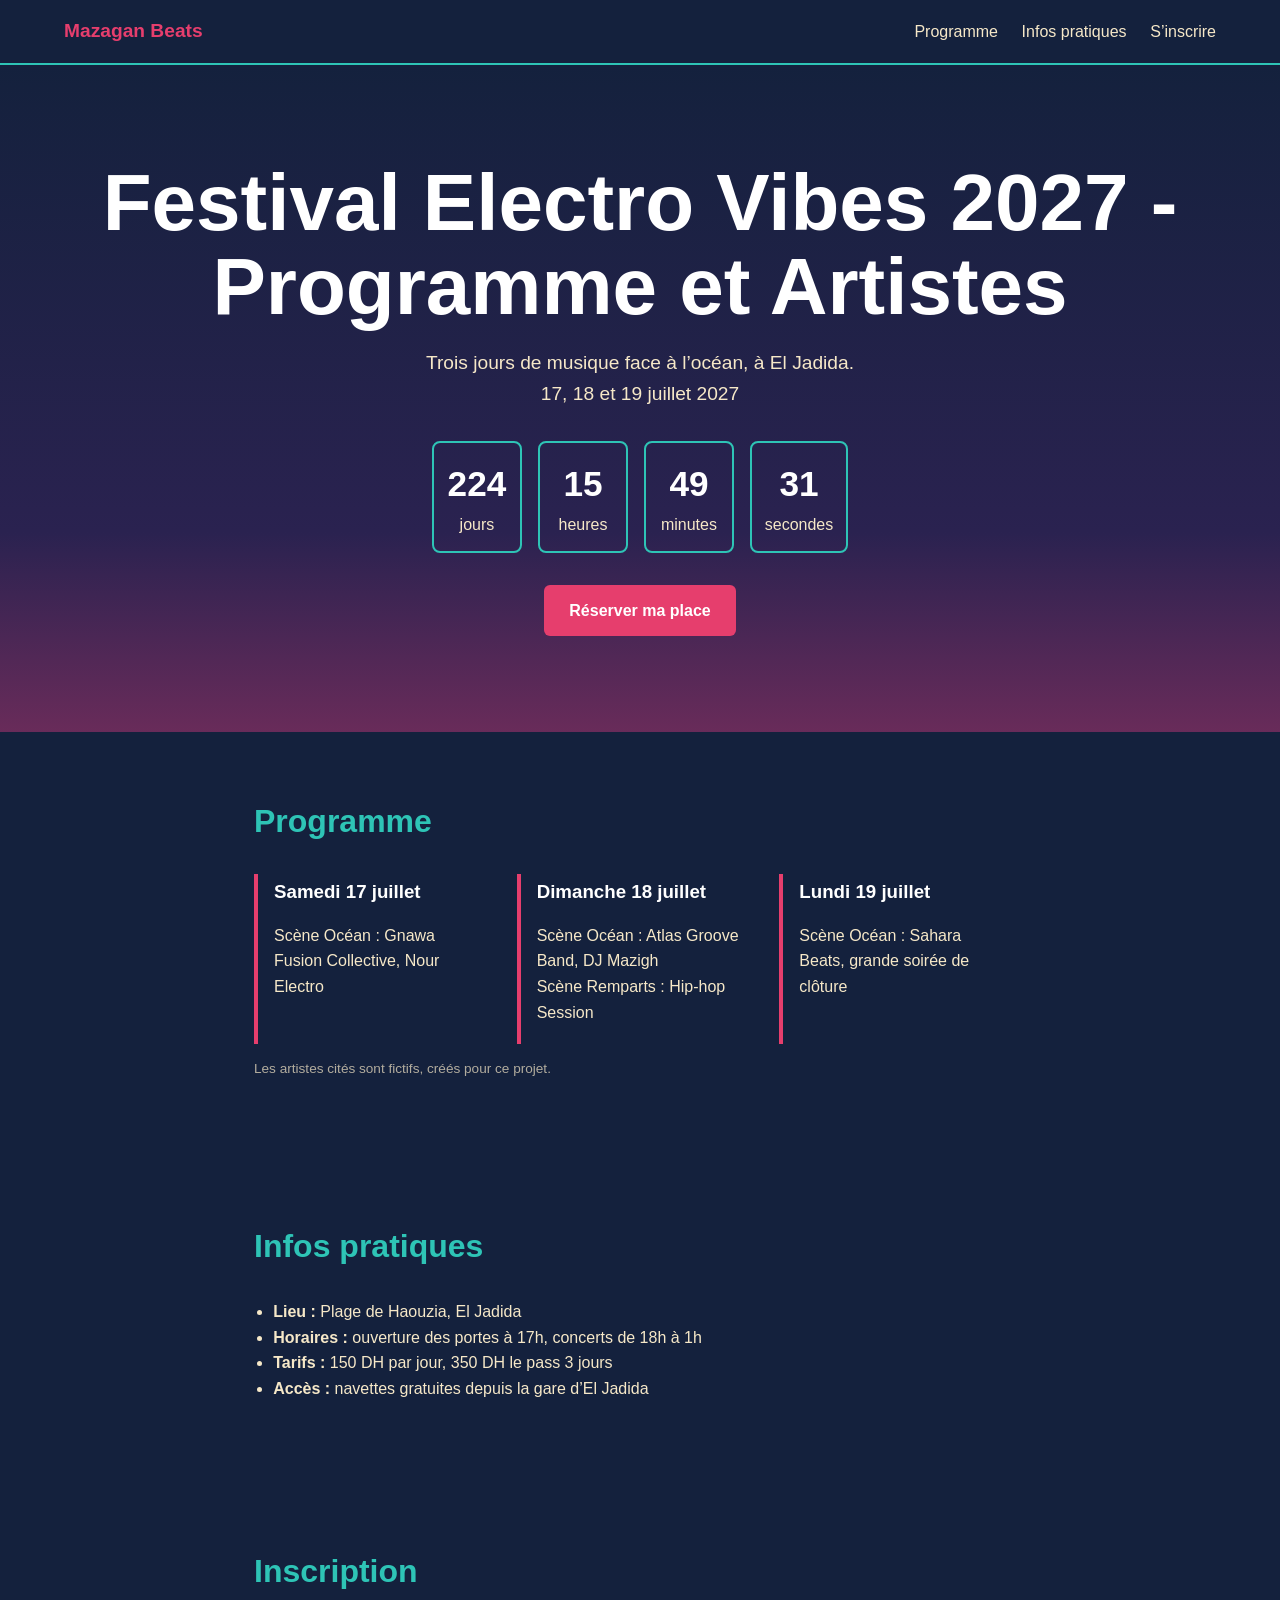
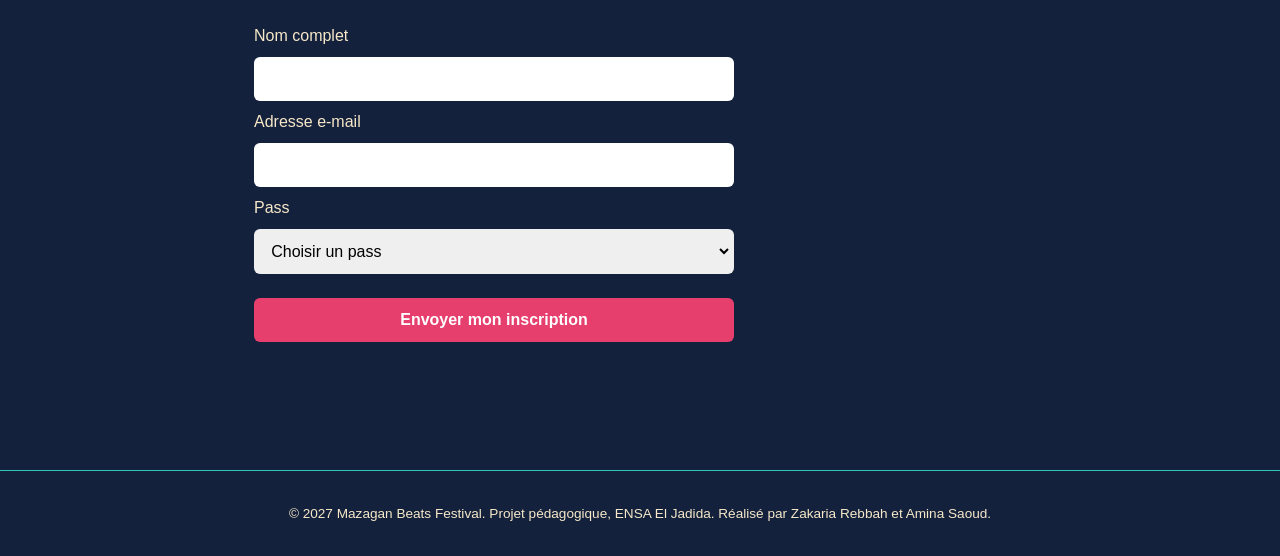
<file: index.html>
<!DOCTYPE html>
<html lang="fr">
<head>
<meta charset="UTF-8">
<meta name="viewport" content="width=device-width, initial-scale=1">
<title>Mazagan Beats Festival 2027</title>
<link rel="stylesheet" href="style.css">
</head>
<body>
<header class="top">
  <a class="logo" href="#accueil">Mazagan Beats</a>
  <nav>
    <a href="#programme">Programme</a>
    <a href="#infos">Infos pratiques</a>
    <a href="#inscription">S’inscrire</a>
  </nav>
</header>

<main>
  <section id="accueil" class="hero">

    <h1>Festival Electro Vibes 2027 - Programme et Artistes</h1>
    
    <p class="sub">Trois jours de musique face à l’océan, à El Jadida.<br>17, 18 et 19 juillet 2027</p>
    <div id="countdown" class="countdown" aria-live="polite">
      <div><span id="d">--</span>jours</div>
      <div><span id="h">--</span>heures</div>
      <div><span id="m">--</span>minutes</div>
      <div><span id="s">--</span>secondes</div>
    </div>
    <a class="btn" href="#inscription">Réserver ma place</a>
  </section>

  <section id="programme">
    <h2>Programme</h2>
    <div class="days">
      <article>
        <h3>Samedi 17 juillet</h3>
        <p>Scène Océan : Gnawa Fusion Collective, Nour Electro</p>
      </article>
      <article>
        <h3>Dimanche 18 juillet</h3>
        <p>Scène Océan : Atlas Groove Band, DJ Mazigh<br>Scène Remparts : Hip-hop Session</p>
      </article>
      <article>
        <h3>Lundi 19 juillet</h3>
        <p>Scène Océan : Sahara Beats, grande soirée de clôture</p>
      </article>
    </div>
    <p class="note">Les artistes cités sont fictifs, créés pour ce projet.</p>
  </section>

  <section id="infos">
    <h2>Infos pratiques</h2>
    <ul>
      <li><strong>Lieu :</strong> Plage de Haouzia, El Jadida</li>
      <li><strong>Horaires :</strong> ouverture des portes à 17h, concerts de 18h à 1h</li>
      <li><strong>Tarifs :</strong> 150 DH par jour, 350 DH le pass 3 jours</li>
      <li><strong>Accès :</strong> navettes gratuites depuis la gare d’El Jadida</li>
    </ul>
  </section>

  <section id="inscription">
    <h2>Inscription</h2>
    <form id="form" novalidate>
      <label for="nom">Nom complet</label>
      <input id="nom" type="text" autocomplete="name">
      <label for="email">Adresse e-mail</label>
      <input id="email" type="email" autocomplete="email">
      <label for="pass">Pass</label>
      <select id="pass">
        <option value="">Choisir un pass</option>
        <option>Un jour, 150 DH</option>
        <option>Trois jours, 350 DH</option>
      </select>
      <button class="btn" type="submit">Envoyer mon inscription</button>
      <p id="msg" role="status"></p>
    </form>
  </section>
</main>

<footer>© 2027 Mazagan Beats Festival. Projet pédagogique, ENSA El Jadida. Réalisé par Zakaria Rebbah et Amina Saoud.</footer>
<script src="script.js"></script>
</body>
</html>
</file>
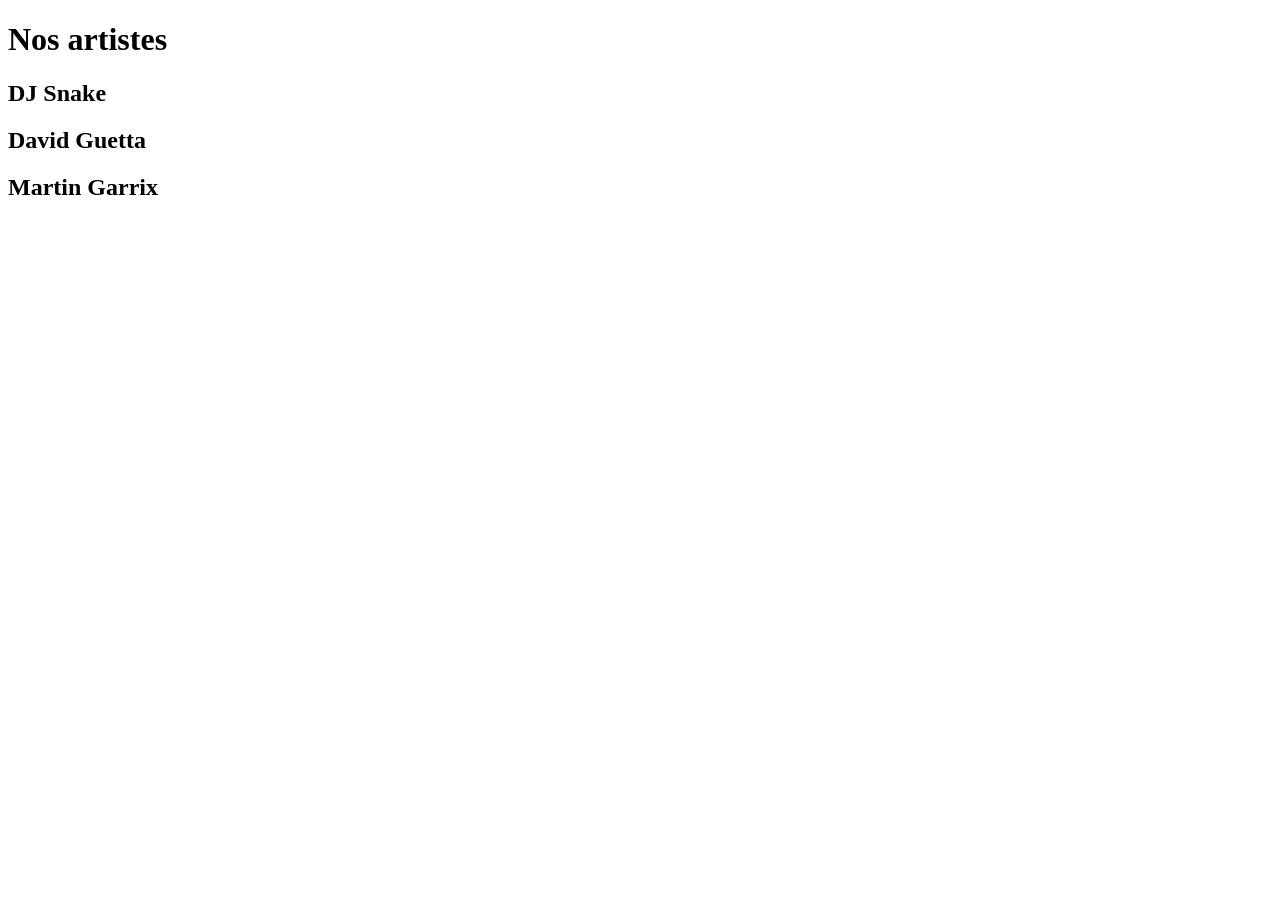
<file: artistes.html>
<!DOCTYPE html>
<html lang="fr">
<head>
    <meta charset="UTF-8">
    <title>Artistes</title>
</head>
<body>
    <h1>Nos artistes</h1>

    <h2>DJ Snake</h2>
    <h2>David Guetta</h2>
    <h2>Martin Garrix</h2>
</body>
</html>
</file>
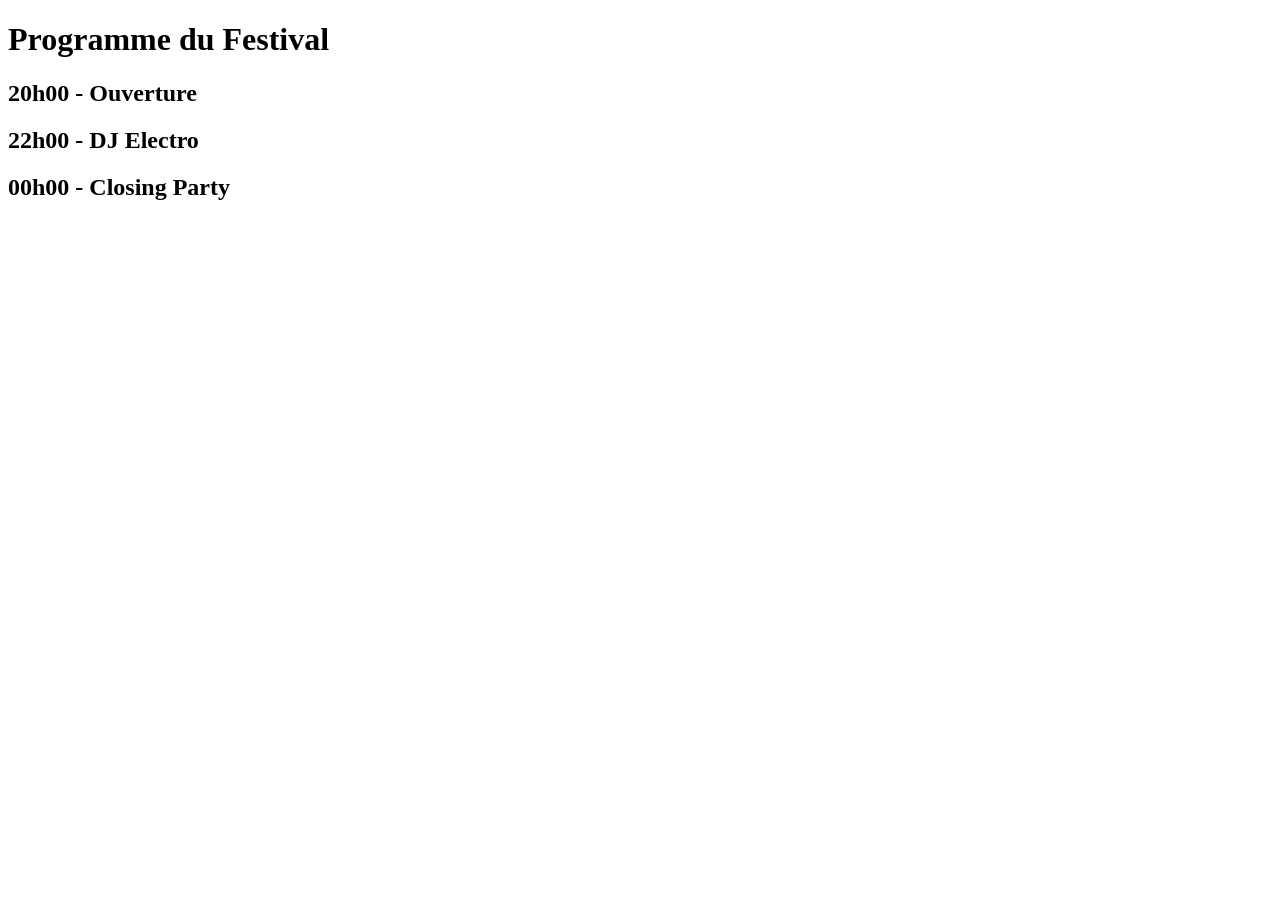
<file: programme.html>
<!DOCTYPE html>
<html lang="fr">
<head>
    <meta charset="UTF-8">
    <title>Programme</title>
</head>
<body>
    <h1>Programme du Festival</h1>

    <h2>20h00 - Ouverture</h2>
    <h2>22h00 - DJ Electro</h2>
    <h2>00h00 - Closing Party</h2>
</body>
</html>
</file>
<file: style.css>
:root{
  --nuit:#14213D; --corail:#E63E6D; --mer:#2EC4B6; --sable:#F6E8C8; --blanc:#FFFFFF;
}
*{box-sizing:border-box}
html{scroll-behavior:smooth}
body{margin:0;font-family:"Segoe UI",Helvetica,Arial,sans-serif;background:var(--nuit);color:var(--sable);line-height:1.6}
a{color:inherit}
.top{display:flex;justify-content:space-between;align-items:center;flex-wrap:wrap;gap:.5rem;padding:1rem 5vw;position:sticky;top:0;background:var(--nuit);border-bottom:2px solid var(--mer)}
.logo{font-weight:800;font-size:1.2rem;text-decoration:none;color:var(--corail)}
nav a{margin-left:1.2rem;text-decoration:none}
nav a:hover,nav a:focus-visible{color:var(--mer)}
section{padding:4rem 5vw;max-width:900px;margin:auto}
h1{font-size:clamp(2.4rem,8vw,5rem);line-height:1.05;margin:0 0 1rem;color:var(--blanc)}
h2{font-size:2rem;color:var(--mer);margin-top:0}
.hero{text-align:center;max-width:none;padding:6rem 5vw;background:linear-gradient(180deg,var(--nuit) 0%,#2a2250 70%,var(--corail) 160%)}
.sub{font-size:1.2rem}
.countdown{display:flex;justify-content:center;gap:1rem;flex-wrap:wrap;margin:2rem 0}
.countdown div{min-width:90px;padding:.8rem;border:2px solid var(--mer);border-radius:8px}
.countdown span{display:block;font-size:2.2rem;font-weight:800;color:var(--blanc)}
.btn{display:inline-block;background:var(--corail);color:var(--blanc);border:0;padding:.8rem 1.6rem;border-radius:6px;font-size:1rem;font-weight:700;text-decoration:none;cursor:pointer}
.btn:hover,.btn:focus-visible{background:var(--mer);color:var(--nuit)}
.days{display:grid;grid-template-columns:repeat(auto-fit,minmax(240px,1fr));gap:1rem}
.days article{border-left:4px solid var(--corail);padding:.2rem 1rem}
h3{margin:0 0 .3rem;color:var(--blanc)}
.note{font-size:.85rem;opacity:.7}
ul{padding-left:1.2rem}
form{display:grid;gap:.5rem;max-width:480px}
input,select{padding:.7rem;border-radius:6px;border:2px solid transparent;font-size:1rem}
input.err,select.err{border-color:var(--corail)}
form .btn{margin-top:1rem}
#msg{min-height:1.5rem;font-weight:600}
#msg.ok{color:var(--mer)} #msg.ko{color:var(--corail)}
footer{text-align:center;padding:2rem;font-size:.85rem;border-top:1px solid var(--mer)}
:focus-visible{outline:3px solid var(--sable);outline-offset:2px}
@media (max-width:600px){nav a{margin:0 .8rem 0 0}}
</file>
